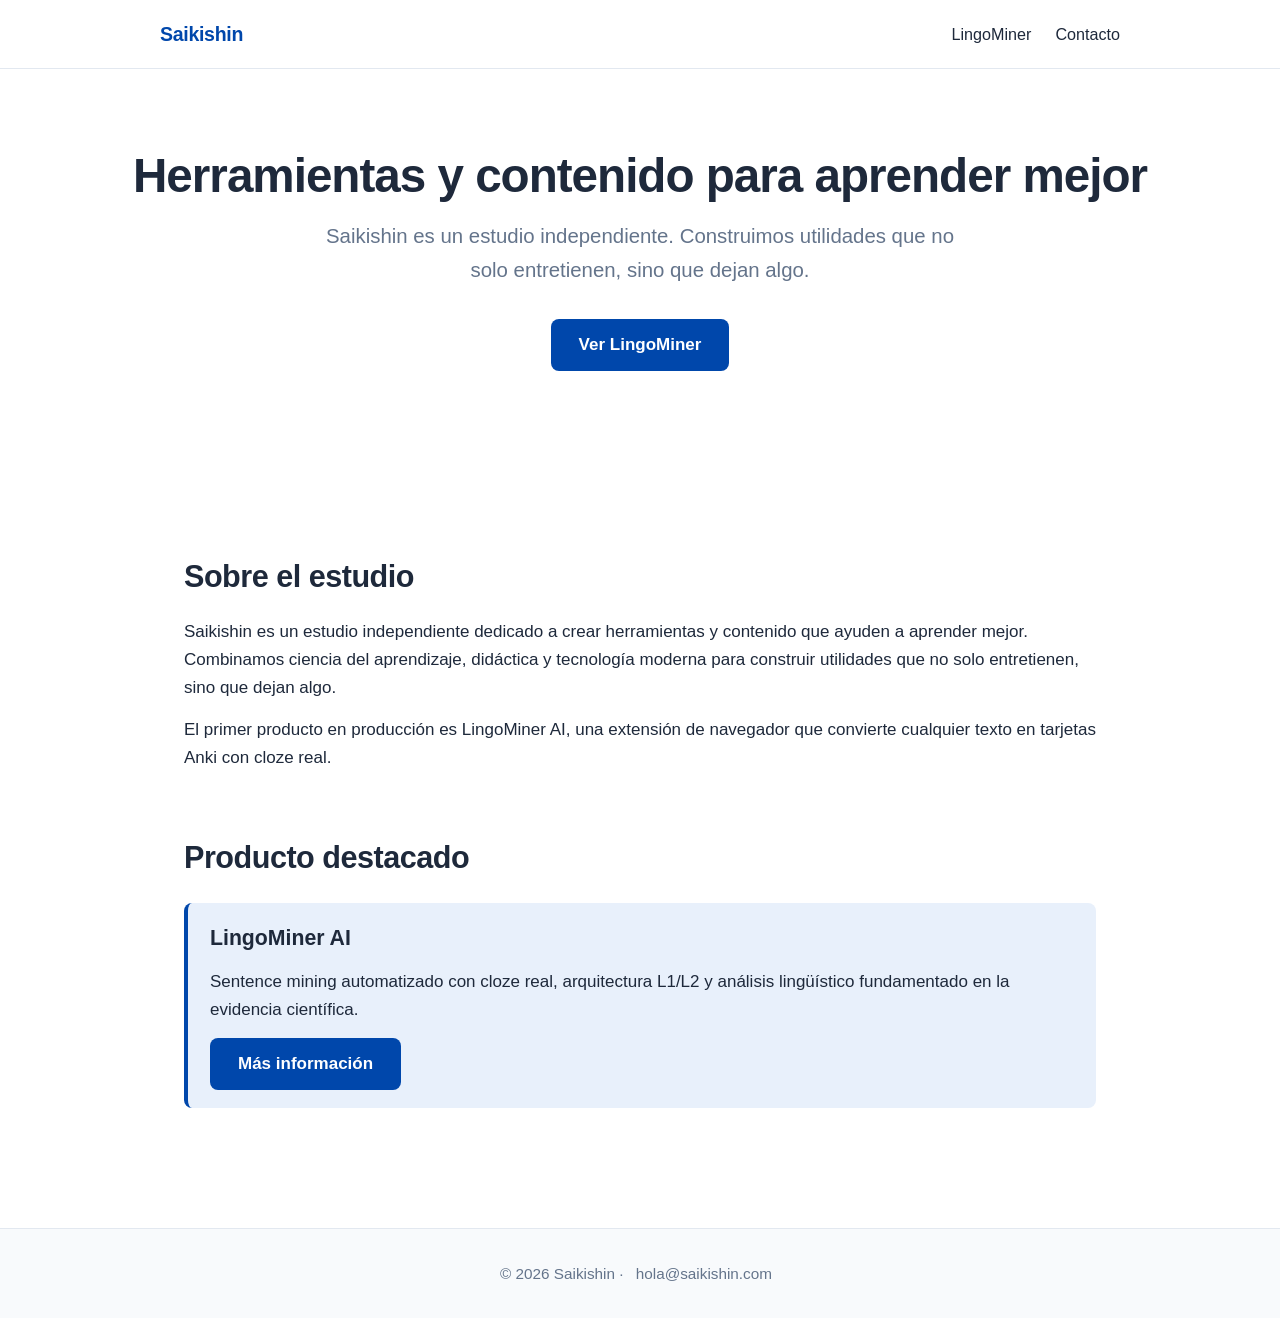
<file: index.html>
<!DOCTYPE html>
<html lang="es">
<head>
<meta charset="UTF-8">
<meta name="viewport" content="width=device-width, initial-scale=1.0">
<title>Saikishin · Herramientas y contenido para aprender mejor</title>
<meta name="description" content="Saikishin es un estudio independiente que crea herramientas y contenido para aprender mejor. Primer producto: LingoMiner AI.">
<link rel="stylesheet" href="style.css">
</head>
<body>

<header class="site-header">
  <div class="site-header-inner">
    <a href="/" class="brand">Saikishin</a>
    <nav class="site-nav">
      <a href="/lingominer">LingoMiner</a>
      <a href="/contacto">Contacto</a>
    </nav>
  </div>
</header>

<main>

<section class="hero">
  <h1>Herramientas y contenido para aprender mejor</h1>
  <p class="lead">Saikishin es un estudio independiente. Construimos utilidades que no solo entretienen, sino que dejan algo.</p>
  <a href="/lingominer" class="btn">Ver LingoMiner</a>
</section>

<div class="container">

<section>
  <h2>Sobre el estudio</h2>
  <p>Saikishin es un estudio independiente dedicado a crear herramientas y contenido que ayuden a aprender mejor. Combinamos ciencia del aprendizaje, didáctica y tecnología moderna para construir utilidades que no solo entretienen, sino que dejan algo.</p>
  <p>El primer producto en producción es LingoMiner AI, una extensión de navegador que convierte cualquier texto en tarjetas Anki con cloze real.</p>
</section>

<section>
  <h2>Producto destacado</h2>
  <div class="callout">
    <h3 style="margin-top:0;">LingoMiner AI</h3>
    <p>Sentence mining automatizado con cloze real, arquitectura L1/L2 y análisis lingüístico fundamentado en la evidencia científica.</p>
    <p style="margin-bottom:0;"><a href="/lingominer" class="btn">Más información</a></p>
  </div>
</section>

</div>

</main>

<footer class="site-footer">
  © 2026 Saikishin · <a href="mailto:hola@saikishin.com">hola@saikishin.com</a>
</footer>

</body>
</html>
</file>
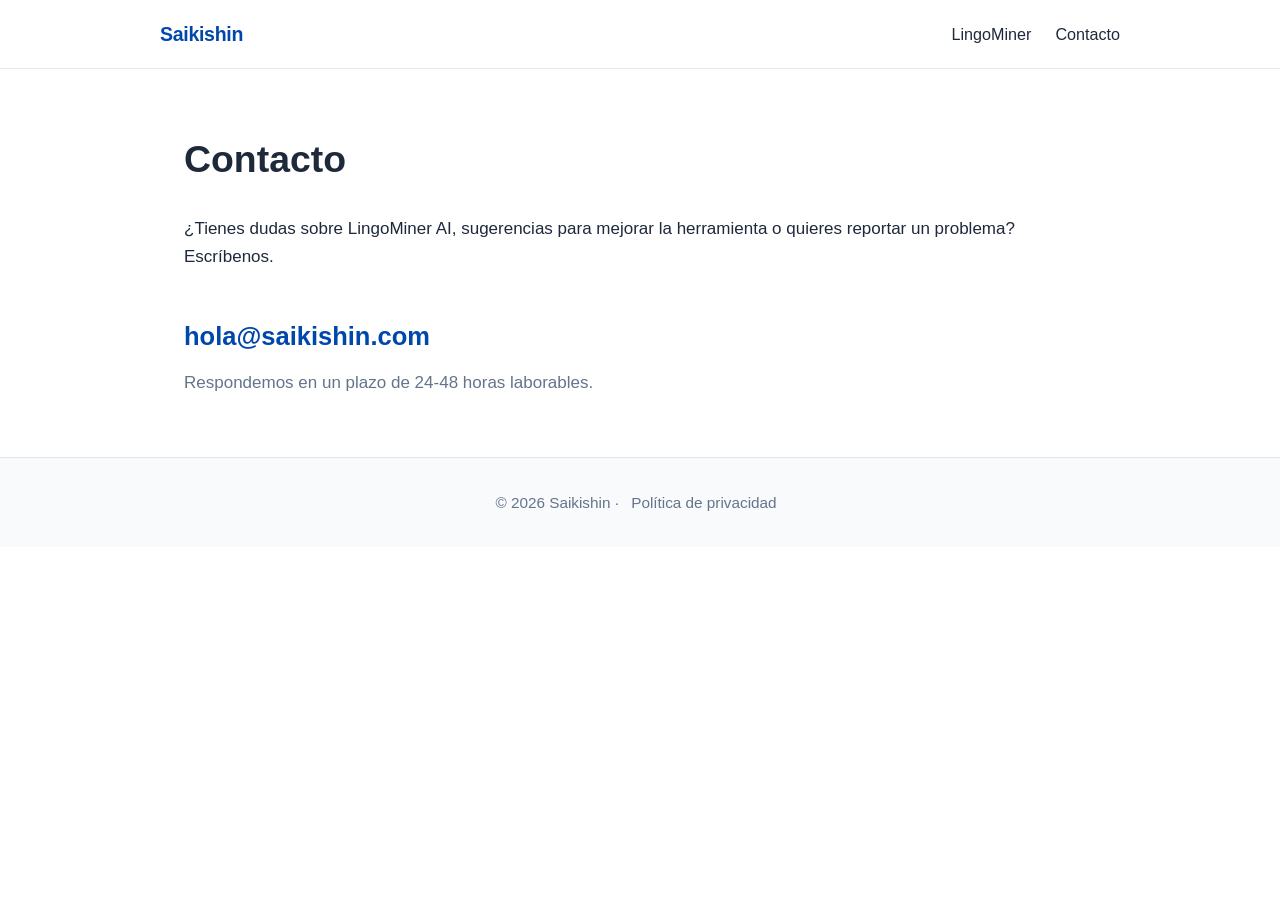
<file: contacto/index.html>
<!DOCTYPE html>
<html lang="es">
<head>
<meta charset="UTF-8">
<meta name="viewport" content="width=device-width, initial-scale=1.0">
<title>Contacto · Saikishin</title>
<meta name="description" content="Contacta con Saikishin. Escríbenos a hola@saikishin.com.">
<link rel="stylesheet" href="/style.css">
</head>
<body>

<header class="site-header">
  <div class="site-header-inner">
    <a href="/" class="brand">Saikishin</a>
    <nav class="site-nav">
      <a href="/lingominer">LingoMiner</a>
      <a href="/contacto">Contacto</a>
    </nav>
  </div>
</header>

<main>
<div class="container">

<h1 style="font-size:2.2em; margin-bottom:24px;">Contacto</h1>

<p>¿Tienes dudas sobre LingoMiner AI, sugerencias para mejorar la herramienta o quieres reportar un problema? Escríbenos.</p>

<p style="margin-top:32px;">
  <a class="contact-email" href="mailto:hola@saikishin.com">hola@saikishin.com</a>
</p>

<p style="color:#64748b;">Respondemos en un plazo de 24-48 horas laborables.</p>

</div>
</main>

<footer class="site-footer">
  © 2026 Saikishin · <a href="/lingominer/privacidad">Política de privacidad</a>
</footer>

</body>
</html>
</file>
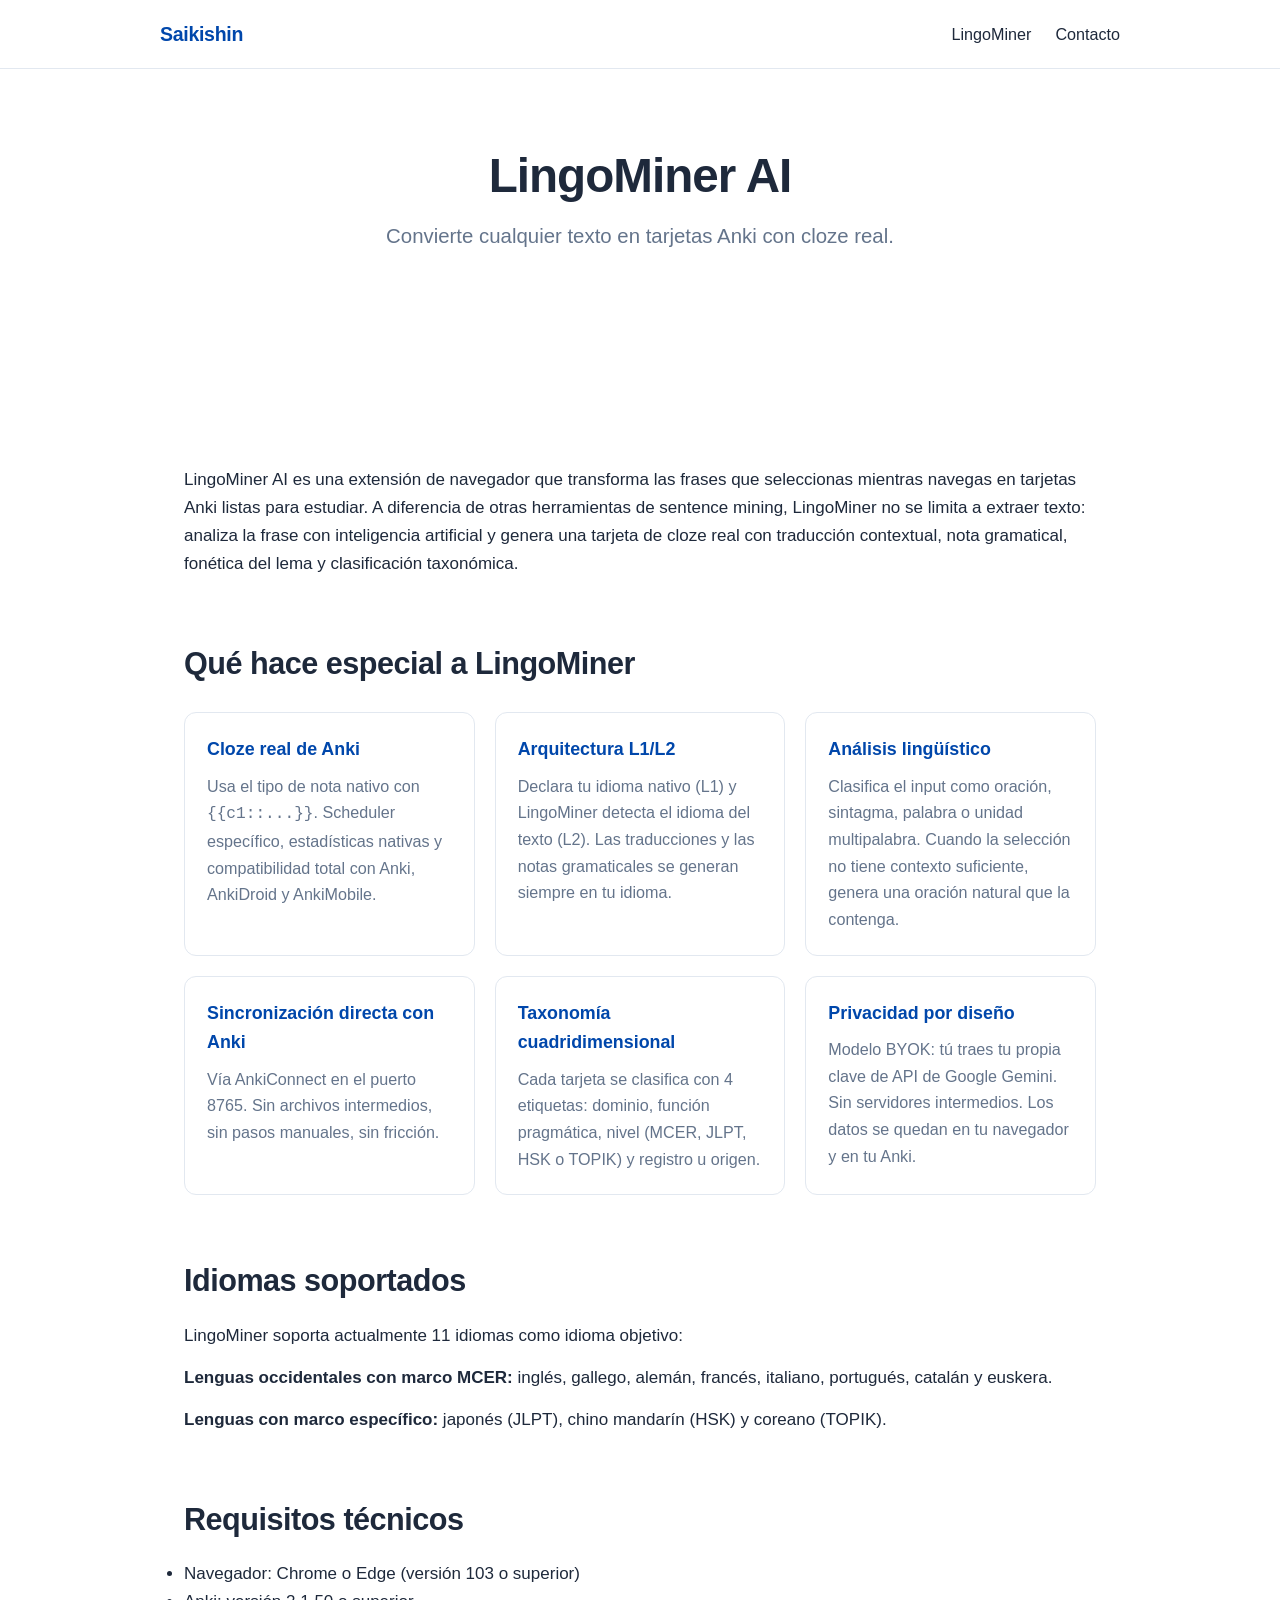
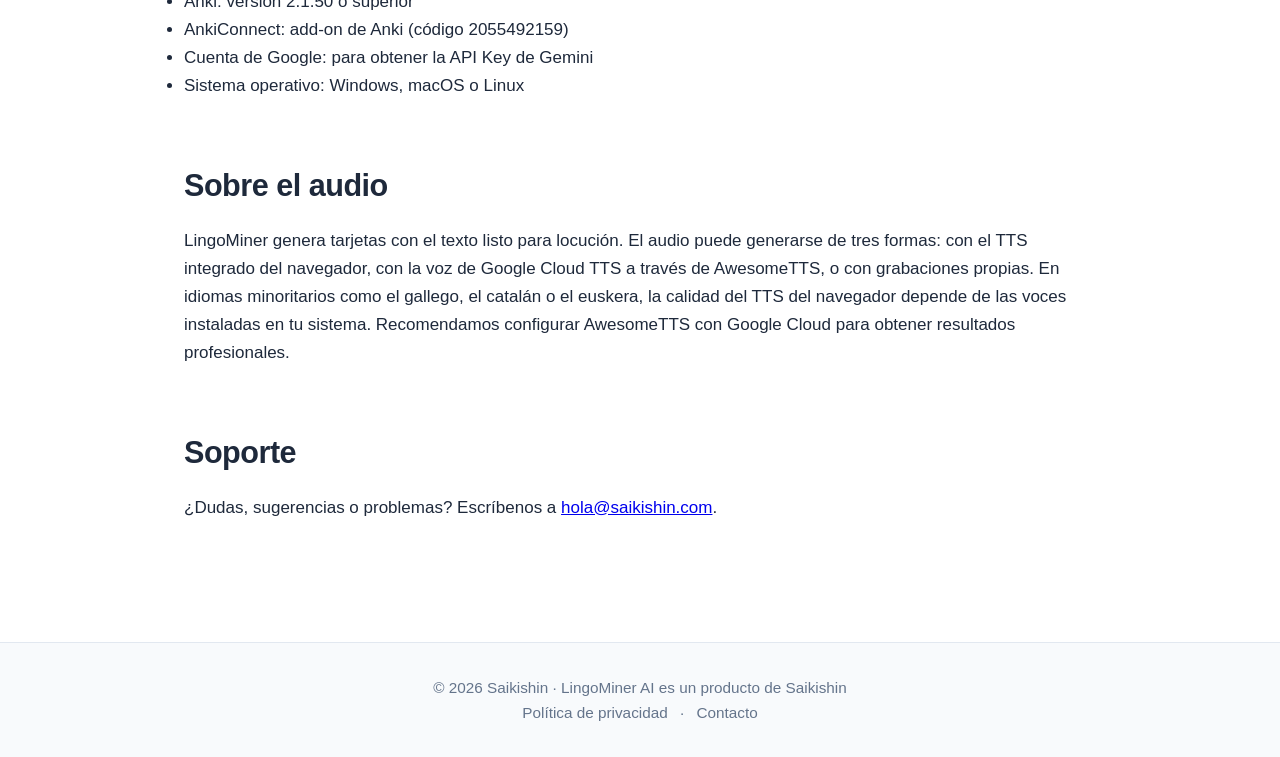
<file: lingominer/index.html>
<!DOCTYPE html>
<html lang="es">
<head>
<meta charset="UTF-8">
<meta name="viewport" content="width=device-width, initial-scale=1.0">
<title>LingoMiner AI · Saikishin</title>
<meta name="description" content="LingoMiner AI convierte cualquier texto en tarjetas Anki con cloze real. Sentence mining automatizado con arquitectura L1/L2, análisis lingüístico y sincronización directa con Anki.">
<link rel="stylesheet" href="/style.css">
</head>
<body>

<header class="site-header">
  <div class="site-header-inner">
    <a href="/" class="brand">Saikishin</a>
    <nav class="site-nav">
      <a href="/lingominer">LingoMiner</a>
      <a href="/contacto">Contacto</a>
    </nav>
  </div>
</header>

<main>

<section class="hero">
  <h1>LingoMiner AI</h1>
  <p class="lead">Convierte cualquier texto en tarjetas Anki con cloze real.</p>
</section>

<div class="container">

<section>
  <p>LingoMiner AI es una extensión de navegador que transforma las frases que seleccionas mientras navegas en tarjetas Anki listas para estudiar. A diferencia de otras herramientas de sentence mining, LingoMiner no se limita a extraer texto: analiza la frase con inteligencia artificial y genera una tarjeta de cloze real con traducción contextual, nota gramatical, fonética del lema y clasificación taxonómica.</p>
</section>

<section>
  <h2>Qué hace especial a LingoMiner</h2>
  <div class="features">

    <div class="feature-card">
      <h4>Cloze real de Anki</h4>
      <p>Usa el tipo de nota nativo con <code>{{c1::...}}</code>. Scheduler específico, estadísticas nativas y compatibilidad total con Anki, AnkiDroid y AnkiMobile.</p>
    </div>

    <div class="feature-card">
      <h4>Arquitectura L1/L2</h4>
      <p>Declara tu idioma nativo (L1) y LingoMiner detecta el idioma del texto (L2). Las traducciones y las notas gramaticales se generan siempre en tu idioma.</p>
    </div>

    <div class="feature-card">
      <h4>Análisis lingüístico</h4>
      <p>Clasifica el input como oración, sintagma, palabra o unidad multipalabra. Cuando la selección no tiene contexto suficiente, genera una oración natural que la contenga.</p>
    </div>

    <div class="feature-card">
      <h4>Sincronización directa con Anki</h4>
      <p>Vía AnkiConnect en el puerto 8765. Sin archivos intermedios, sin pasos manuales, sin fricción.</p>
    </div>

    <div class="feature-card">
      <h4>Taxonomía cuadridimensional</h4>
      <p>Cada tarjeta se clasifica con 4 etiquetas: dominio, función pragmática, nivel (MCER, JLPT, HSK o TOPIK) y registro u origen.</p>
    </div>

    <div class="feature-card">
      <h4>Privacidad por diseño</h4>
      <p>Modelo BYOK: tú traes tu propia clave de API de Google Gemini. Sin servidores intermedios. Los datos se quedan en tu navegador y en tu Anki.</p>
    </div>

  </div>
</section>

<section>
  <h2>Idiomas soportados</h2>
  <p>LingoMiner soporta actualmente 11 idiomas como idioma objetivo:</p>
  <p><strong>Lenguas occidentales con marco MCER:</strong> inglés, gallego, alemán, francés, italiano, portugués, catalán y euskera.</p>
  <p><strong>Lenguas con marco específico:</strong> japonés (JLPT), chino mandarín (HSK) y coreano (TOPIK).</p>
</section>

<section>
  <h2>Requisitos técnicos</h2>
  <ul>
    <li>Navegador: Chrome o Edge (versión 103 o superior)</li>
    <li>Anki: versión 2.1.50 o superior</li>
    <li>AnkiConnect: add-on de Anki (código 2055492159)</li>
    <li>Cuenta de Google: para obtener la API Key de Gemini</li>
    <li>Sistema operativo: Windows, macOS o Linux</li>
  </ul>
</section>

<section>
  <h2>Sobre el audio</h2>
  <p>LingoMiner genera tarjetas con el texto listo para locución. El audio puede generarse de tres formas: con el TTS integrado del navegador, con la voz de Google Cloud TTS a través de AwesomeTTS, o con grabaciones propias. En idiomas minoritarios como el gallego, el catalán o el euskera, la calidad del TTS del navegador depende de las voces instaladas en tu sistema. Recomendamos configurar AwesomeTTS con Google Cloud para obtener resultados profesionales.</p>
</section>

<section>
  <h2>Soporte</h2>
  <p>¿Dudas, sugerencias o problemas? Escríbenos a <a href="mailto:hola@saikishin.com">hola@saikishin.com</a>.</p>
</section>

</div>

</main>

<footer class="site-footer">
  © 2026 Saikishin · LingoMiner AI es un producto de Saikishin<br>
  <a href="/lingominer/privacidad">Política de privacidad</a> · <a href="/contacto">Contacto</a>
</footer>

</body>
</html>
</file>
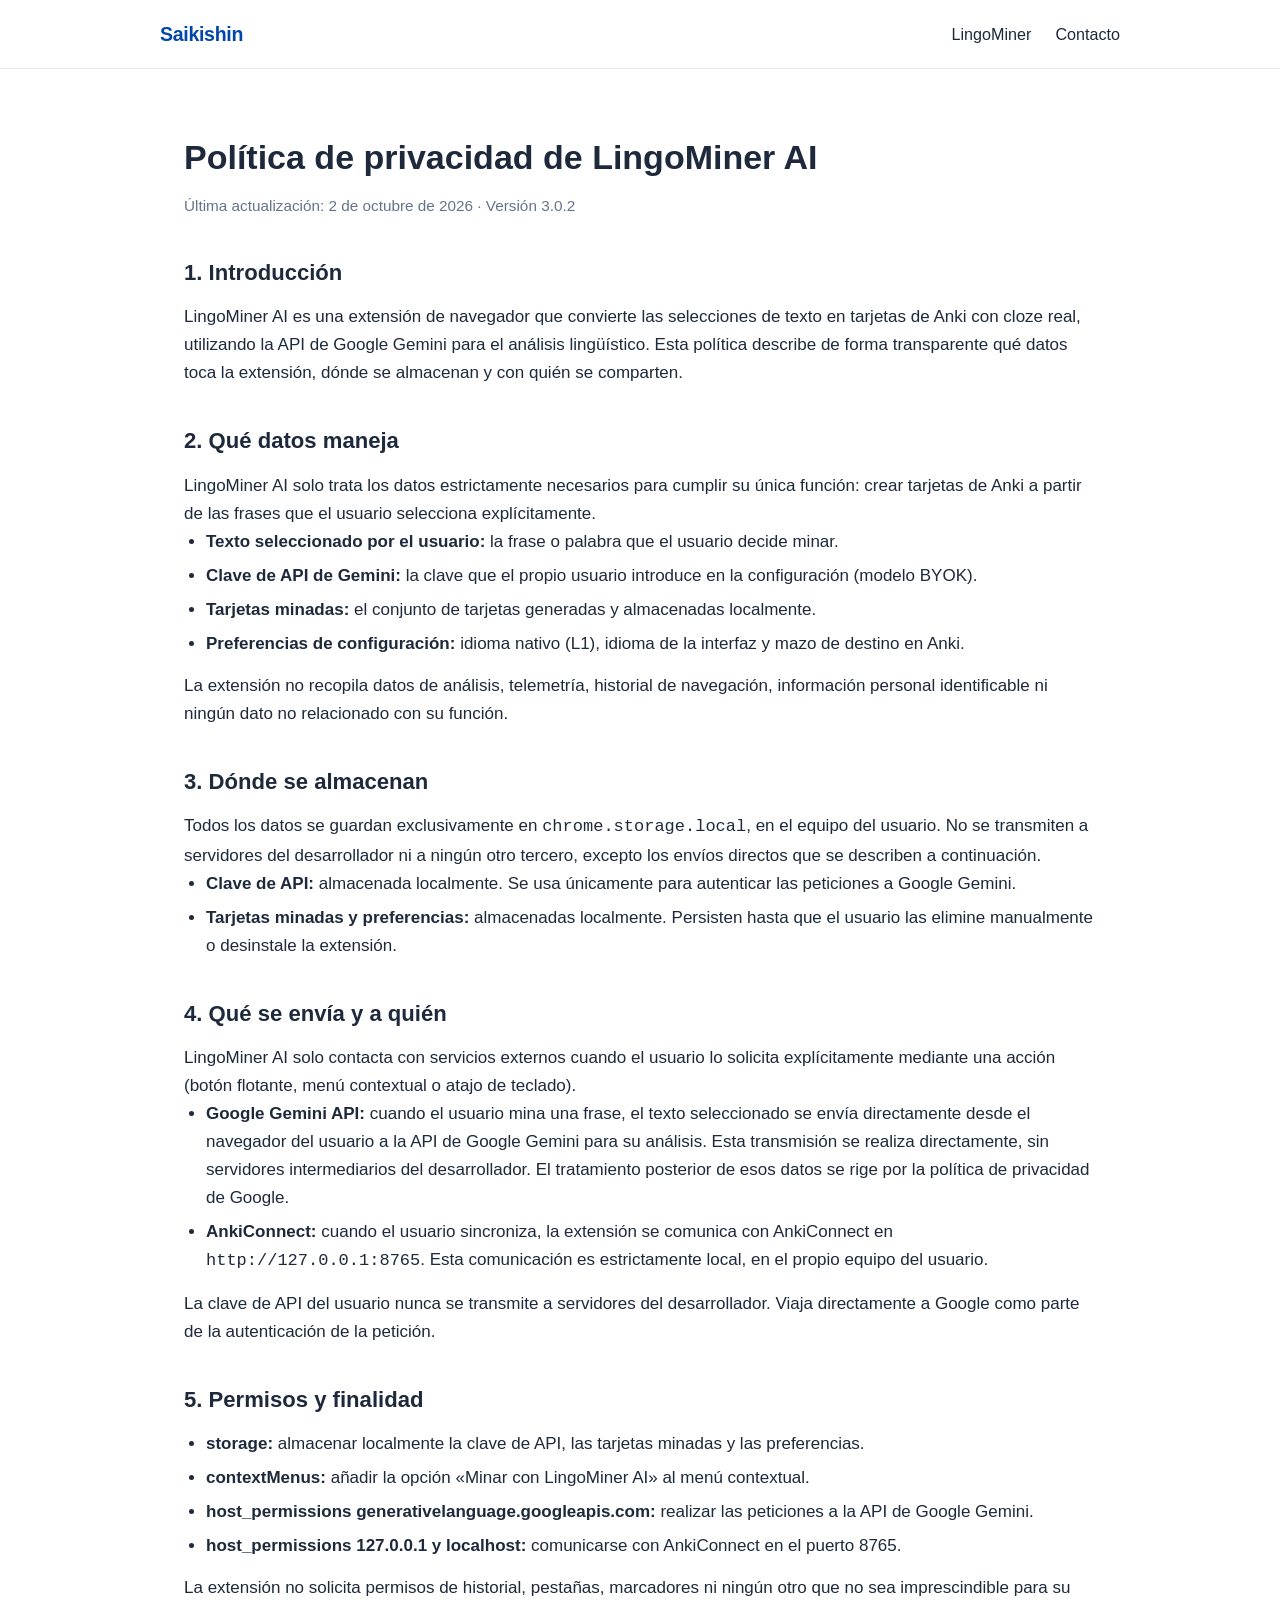
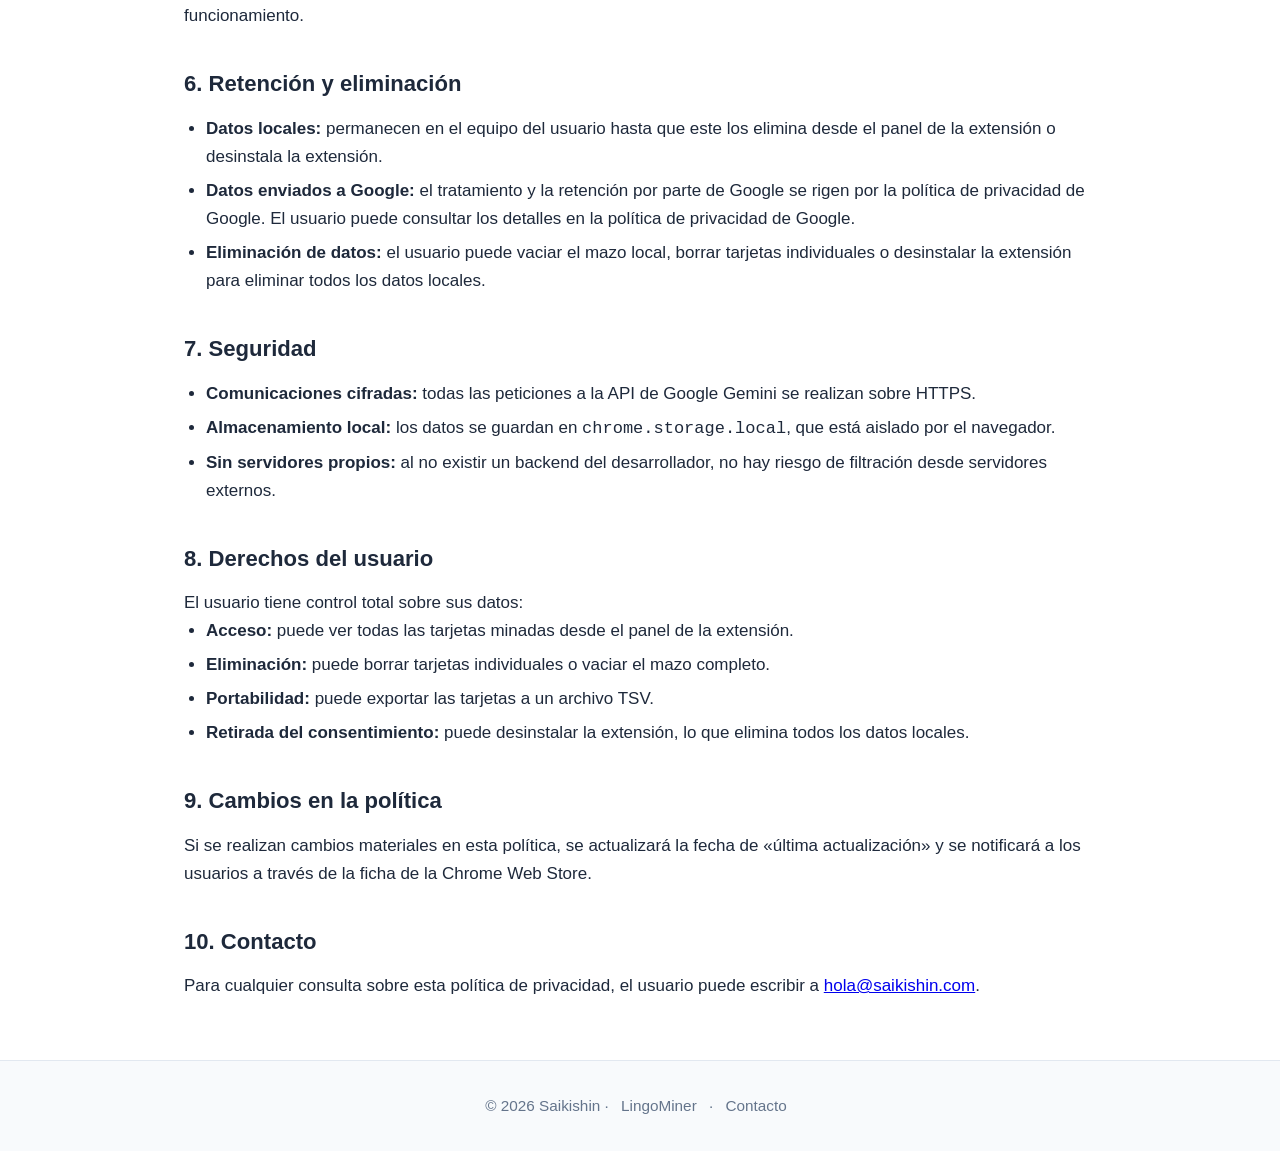
<file: lingominer/privacidad/index.html>
<!DOCTYPE html>
<html lang="es">
<head>
<meta charset="UTF-8">
<meta name="viewport" content="width=device-width, initial-scale=1.0">
<title>Política de privacidad · LingoMiner AI · Saikishin</title>
<meta name="description" content="Política de privacidad de LingoMiner AI, extensión de navegador de Saikishin.">
<link rel="stylesheet" href="/style.css">
</head>
<body>

<header class="site-header">
  <div class="site-header-inner">
    <a href="/" class="brand">Saikishin</a>
    <nav class="site-nav">
      <a href="/lingominer">LingoMiner</a>
      <a href="/contacto">Contacto</a>
    </nav>
  </div>
</header>

<main>
<div class="container privacy-body">

<h1 style="font-size:2em; margin-bottom:8px;">Política de privacidad de LingoMiner AI</h1>
<p class="meta">Última actualización: 2 de octubre de 2026 · Versión 3.0.2</p>

<h2>1. Introducción</h2>
<p>LingoMiner AI es una extensión de navegador que convierte las selecciones de texto en tarjetas de Anki con cloze real, utilizando la API de Google Gemini para el análisis lingüístico. Esta política describe de forma transparente qué datos toca la extensión, dónde se almacenan y con quién se comparten.</p>

<h2>2. Qué datos maneja</h2>
<p>LingoMiner AI solo trata los datos estrictamente necesarios para cumplir su única función: crear tarjetas de Anki a partir de las frases que el usuario selecciona explícitamente.</p>
<ul>
  <li><strong>Texto seleccionado por el usuario:</strong> la frase o palabra que el usuario decide minar.</li>
  <li><strong>Clave de API de Gemini:</strong> la clave que el propio usuario introduce en la configuración (modelo BYOK).</li>
  <li><strong>Tarjetas minadas:</strong> el conjunto de tarjetas generadas y almacenadas localmente.</li>
  <li><strong>Preferencias de configuración:</strong> idioma nativo (L1), idioma de la interfaz y mazo de destino en Anki.</li>
</ul>
<p>La extensión no recopila datos de análisis, telemetría, historial de navegación, información personal identificable ni ningún dato no relacionado con su función.</p>

<h2>3. Dónde se almacenan</h2>
<p>Todos los datos se guardan exclusivamente en <code>chrome.storage.local</code>, en el equipo del usuario. No se transmiten a servidores del desarrollador ni a ningún otro tercero, excepto los envíos directos que se describen a continuación.</p>
<ul>
  <li><strong>Clave de API:</strong> almacenada localmente. Se usa únicamente para autenticar las peticiones a Google Gemini.</li>
  <li><strong>Tarjetas minadas y preferencias:</strong> almacenadas localmente. Persisten hasta que el usuario las elimine manualmente o desinstale la extensión.</li>
</ul>

<h2>4. Qué se envía y a quién</h2>
<p>LingoMiner AI solo contacta con servicios externos cuando el usuario lo solicita explícitamente mediante una acción (botón flotante, menú contextual o atajo de teclado).</p>
<ul>
  <li><strong>Google Gemini API:</strong> cuando el usuario mina una frase, el texto seleccionado se envía directamente desde el navegador del usuario a la API de Google Gemini para su análisis. Esta transmisión se realiza directamente, sin servidores intermediarios del desarrollador. El tratamiento posterior de esos datos se rige por la política de privacidad de Google.</li>
  <li><strong>AnkiConnect:</strong> cuando el usuario sincroniza, la extensión se comunica con AnkiConnect en <code>http://127.0.0.1:8765</code>. Esta comunicación es estrictamente local, en el propio equipo del usuario.</li>
</ul>
<p>La clave de API del usuario nunca se transmite a servidores del desarrollador. Viaja directamente a Google como parte de la autenticación de la petición.</p>

<h2>5. Permisos y finalidad</h2>
<ul>
  <li><strong>storage:</strong> almacenar localmente la clave de API, las tarjetas minadas y las preferencias.</li>
  <li><strong>contextMenus:</strong> añadir la opción «Minar con LingoMiner AI» al menú contextual.</li>
  <li><strong>host_permissions generativelanguage.googleapis.com:</strong> realizar las peticiones a la API de Google Gemini.</li>
  <li><strong>host_permissions 127.0.0.1 y localhost:</strong> comunicarse con AnkiConnect en el puerto 8765.</li>
</ul>
<p>La extensión no solicita permisos de historial, pestañas, marcadores ni ningún otro que no sea imprescindible para su funcionamiento.</p>

<h2>6. Retención y eliminación</h2>
<ul>
  <li><strong>Datos locales:</strong> permanecen en el equipo del usuario hasta que este los elimina desde el panel de la extensión o desinstala la extensión.</li>
  <li><strong>Datos enviados a Google:</strong> el tratamiento y la retención por parte de Google se rigen por la política de privacidad de Google. El usuario puede consultar los detalles en la política de privacidad de Google.</li>
  <li><strong>Eliminación de datos:</strong> el usuario puede vaciar el mazo local, borrar tarjetas individuales o desinstalar la extensión para eliminar todos los datos locales.</li>
</ul>

<h2>7. Seguridad</h2>
<ul>
  <li><strong>Comunicaciones cifradas:</strong> todas las peticiones a la API de Google Gemini se realizan sobre HTTPS.</li>
  <li><strong>Almacenamiento local:</strong> los datos se guardan en <code>chrome.storage.local</code>, que está aislado por el navegador.</li>
  <li><strong>Sin servidores propios:</strong> al no existir un backend del desarrollador, no hay riesgo de filtración desde servidores externos.</li>
</ul>

<h2>8. Derechos del usuario</h2>
<p>El usuario tiene control total sobre sus datos:</p>
<ul>
  <li><strong>Acceso:</strong> puede ver todas las tarjetas minadas desde el panel de la extensión.</li>
  <li><strong>Eliminación:</strong> puede borrar tarjetas individuales o vaciar el mazo completo.</li>
  <li><strong>Portabilidad:</strong> puede exportar las tarjetas a un archivo TSV.</li>
  <li><strong>Retirada del consentimiento:</strong> puede desinstalar la extensión, lo que elimina todos los datos locales.</li>
</ul>

<h2>9. Cambios en la política</h2>
<p>Si se realizan cambios materiales en esta política, se actualizará la fecha de «última actualización» y se notificará a los usuarios a través de la ficha de la Chrome Web Store.</p>

<h2>10. Contacto</h2>
<p>Para cualquier consulta sobre esta política de privacidad, el usuario puede escribir a <a href="mailto:hola@saikishin.com">hola@saikishin.com</a>.</p>

</div>
</main>

<footer class="site-footer">
  © 2026 Saikishin · <a href="/lingominer">LingoMiner</a> · <a href="/contacto">Contacto</a>
</footer>

</body>
</html>
</file>
<file: style.css>
*, *::before, *::after { box-sizing: border-box; margin: 0; padding: 0; }

:root {
  --primary: #0047AB;
  --primary-dark: #003380;
  --primary-light: #e8f0fb;
  --action: #FF6B35;
  --text: #1e293b;
  --text-muted: #64748b;
  --bg: #ffffff;
  --bg-soft: #f8fafc;
  --border: #e2e8f0;
  --max-w: 960px;
}

html { scroll-behavior: smooth; }

body {
  font-family: -apple-system, BlinkMacSystemFont, 'Segoe UI', Roboto, Helvetica, Arial, sans-serif;
  font-size: 17px;
  line-height: 1.65;
  color: var(--text);
  background: var(--bg);
  -webkit-font-smoothing: antialiased;
}

.site-header {
  border-bottom: 1px solid var(--border);
  padding: 18px 24px;
  background: var(--bg);
  position: sticky;
  top: 0;
  z-index: 50;
}
.site-header-inner {
  max-width: var(--max-w);
  margin: 0 auto;
  display: flex;
  justify-content: space-between;
  align-items: center;
}
.brand {
  font-size: 1.15em;
  font-weight: 800;
  letter-spacing: -0.3px;
  color: var(--primary);
  text-decoration: none;
}
.site-nav {
  display: flex;
  gap: 24px;
  font-size: 0.95em;
}
.site-nav a {
  color: var(--text);
  text-decoration: none;
  transition: color 0.15s;
}
.site-nav a:hover { color: var(--primary); }

.container {
  max-width: var(--max-w);
  margin: 0 auto;
  padding: 60px 24px;
}

.hero {
  padding: 80px 24px 60px;
  text-align: center;
}
.hero h1 {
  font-size: 2.8em;
  font-weight: 800;
  letter-spacing: -1px;
  line-height: 1.15;
  margin-bottom: 16px;
  color: var(--text);
}
.hero .lead {
  font-size: 1.2em;
  color: var(--text-muted);
  max-width: 640px;
  margin: 0 auto 32px;
}

.btn {
  display: inline-block;
  padding: 12px 28px;
  background: var(--primary);
  color: white;
  text-decoration: none;
  border-radius: 8px;
  font-weight: 600;
  font-size: 1em;
  border: none;
  cursor: pointer;
  transition: background 0.15s, transform 0.1s;
}
.btn:hover { background: var(--primary-dark); }
.btn:active { transform: translateY(1px); }

section { margin-bottom: 60px; }
section h2 {
  font-size: 1.8em;
  font-weight: 700;
  letter-spacing: -0.5px;
  margin-bottom: 16px;
  color: var(--text);
}
section h3 {
  font-size: 1.25em;
  font-weight: 700;
  margin: 28px 0 12px;
  color: var(--text);
}
section p { margin-bottom: 14px; }

.features {
  display: grid;
  grid-template-columns: repeat(auto-fit, minmax(260px, 1fr));
  gap: 20px;
  margin: 24px 0;
}
.feature-card {
  padding: 22px;
  border: 1px solid var(--border);
  border-radius: 12px;
  background: var(--bg);
  transition: border-color 0.15s, box-shadow 0.15s;
}
.feature-card:hover {
  border-color: var(--primary);
  box-shadow: 0 4px 16px rgba(0,71,171,0.08);
}
.feature-card h4 {
  font-size: 1.05em;
  margin-bottom: 8px;
  color: var(--primary);
}
.feature-card p {
  font-size: 0.95em;
  color: var(--text-muted);
  margin: 0;
}

.callout {
  padding: 18px 22px;
  background: var(--primary-light);
  border-left: 4px solid var(--primary);
  border-radius: 8px;
  margin: 20px 0;
}

.contact-email {
  font-size: 1.5em;
  font-weight: 700;
  color: var(--primary);
  text-decoration: none;
  display: inline-block;
  margin: 12px 0;
}
.contact-email:hover { text-decoration: underline; }

.site-footer {
  border-top: 1px solid var(--border);
  padding: 32px 24px;
  text-align: center;
  color: var(--text-muted);
  font-size: 0.9em;
  background: var(--bg-soft);
}
.site-footer a {
  color: var(--text-muted);
  text-decoration: none;
  margin: 0 8px;
}
.site-footer a:hover { color: var(--primary); }

.privacy-body h2 {
  font-size: 1.3em;
  margin-top: 36px;
  margin-bottom: 12px;
}
.privacy-body h2:first-child { margin-top: 0; }
.privacy-body ul { margin-left: 22px; margin-bottom: 14px; }
.privacy-body li { margin-bottom: 6px; }
.privacy-body .meta {
  color: var(--text-muted);
  font-size: 0.9em;
  margin-bottom: 30px;
}

@media (max-width: 640px) {
  .hero h1 { font-size: 2em; }
  .hero .lead { font-size: 1.05em; }
  .container { padding: 40px 20px; }
  .site-nav { gap: 16px; font-size: 0.9em; }
}
</file>
